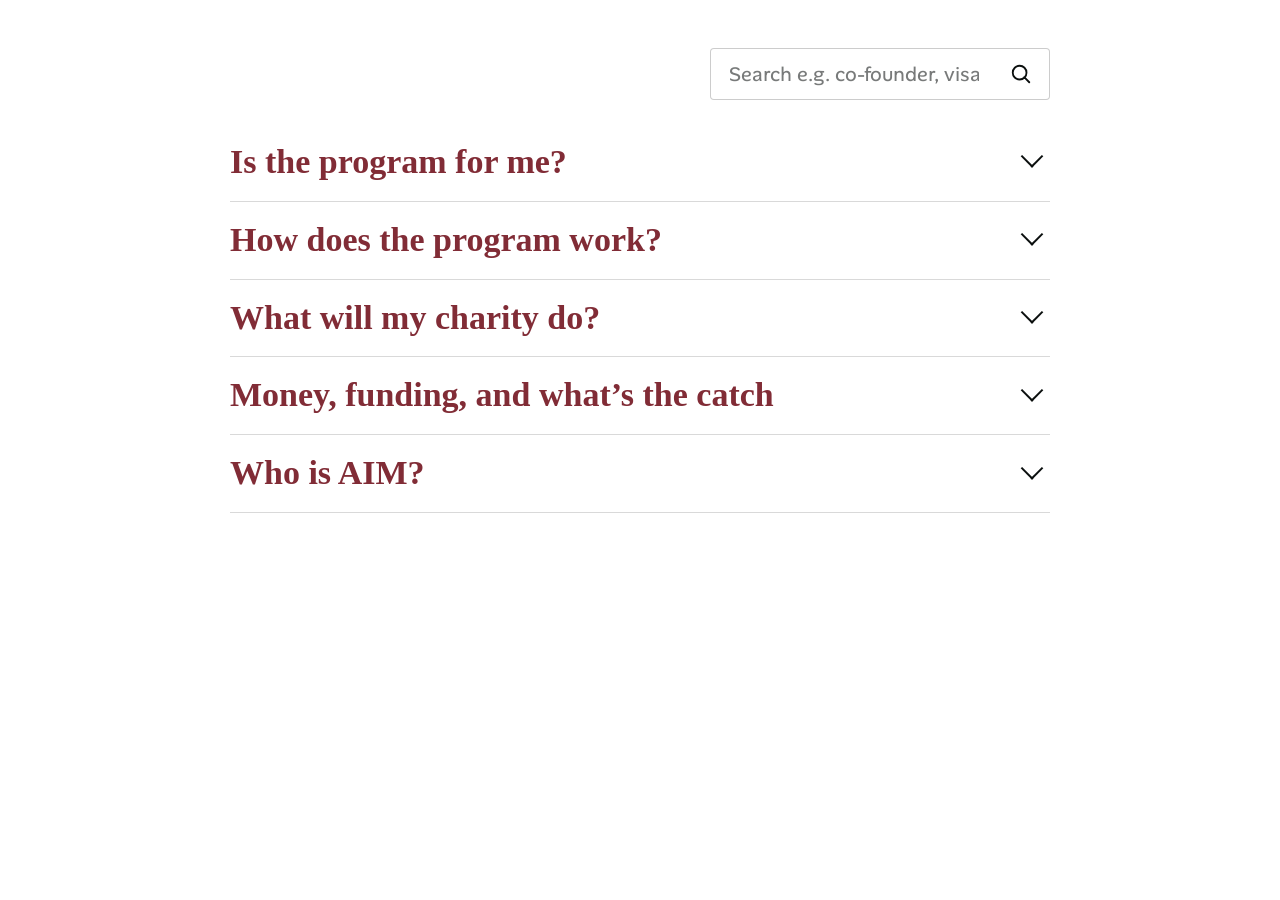
<file: preview/index.html>
<!doctype html>
<html lang="en">
<head>
<meta charset="utf-8">
<meta name="viewport" content="width=device-width, initial-scale=1">
<title>FAQ search preview</title>
<link rel="preconnect" href="https://fonts.googleapis.com">
<link href="https://fonts.googleapis.com/css2?family=Alan+Sans:wght@300..900&display=swap" rel="stylesheet">
<style>
/* MOCK ONLY: stand-ins for the site's theme + the existing FAQ rules, so the preview looks roughly like the live page.
   Sizes eyeballed from Aidan's screenshot of the real accordion. Not for Squarespace. */
body { margin: 0; background: #fff; color: #0B0F0E; font-family: 'Alan Sans', system-ui, sans-serif; }
/* the code block alone; the page heading etc. live in other Squarespace blocks */
.page { max-width: 820px; margin: 0 auto; padding: 48px 24px 96px; }
p, li { font-size: 20px; line-height: 1.6; margin: 0 0 1em; }
a { color: #8b0a2f; }
h4 { font-size: 34px; line-height: 1.2; margin: 0; font-weight: 700; }

/* the site's base dropdown styles (guessed) */
.dropdown h4 { display: flex; justify-content: space-between; align-items: center; gap: 16px; padding: 18px 0; border-bottom: 1px solid #d9d9d9; cursor: pointer; user-select: none; }
.dropdown h4::after { content: ''; flex: 0 0 auto; width: 14px; height: 14px; margin-right: 10px; border-right: 2px solid #0B0F0E; border-bottom: 2px solid #0B0F0E; transform: rotate(45deg) translate(-4px, -4px); transition: transform .3s; }
.dropdown h4.active::after { transform: rotate(-135deg) translate(-3px, -3px); }
.dropdown .answer { display: none; padding: 4px 0 8px 14px; }
.dropdown .level-2 h4 { font-size: 26px; font-weight: 400; }
.dropdown .level-2 .answer { padding: 14px 14px 10px; }

/* mock of Squarespace 7.1 button classes, so the panel's CTA renders as a site button in the preview */
.sqs-block-button-element--medium { display: inline-block; padding: 0.9em 1.6em; border-radius: 4px; text-decoration: none; font-weight: 700; }
.sqs-button-element--primary { background: #8b0a2f; color: #fff; }

/* preview stand-in for the site's brand font, which isn't installed here */
@font-face { font-family: 'Morland Bold'; src: local('Georgia Bold'), local('Georgia-Bold'), local('Georgia'); font-weight: bold; }

</style>
<style>
/* ===== squarespace/custom-css.css (native CSS nesting stands in for Squarespace's LESS) ===== */
/* FAQ block (search + nested accordion). Paste at the top level of Design > Custom CSS, replacing the old
   FAQs-page block. Everything is scoped to the block's own .faq wrapper, so it applies on every page the
   block is used on and touches nothing outside it. First four rules are the old collection rules, adjusted:
   parent headings #812c36 and bold; child headings in the paragraph font at normal weight. The rest is
   layout for the search, with no fonts, sizes or colours of its own, so the search bar, status line and
   panel follow the site's paragraph and heading styles. */

.faq h4,
.faq .faq-search-empty-title {
  font-family: 'Morland Bold' !important;
  font-weight: bold !important;
  color: #812c36 !important;
}
.faq .dropdown .level-2 h4 {
  font-family: 'Alan Sans', sans-serif !important;   /* the script then copies the page's actual paragraph font onto these */
  font-weight: normal !important;
  text-transform: none !important;
  color: #0B0F0E !important;
}
.faq li {
  font-family: 'Alan Sans' !important;
}
.faq p a {
  text-decoration: underline !important;
  font-weight: bold !important;
}

/* search bar: above the accordion, pinned to the right; the field is a p so the input inherits paragraph type */
.faq .faq-search { display: flex; flex-direction: column; align-items: flex-end; margin: 0 0 1.5em; }
.faq .faq-search-field { position: relative; width: 100%; max-width: 340px; margin: 0; }
.faq .faq-search-field input[type="search"] {
  box-sizing: border-box; width: 100%; margin: 0; padding: 0.55em 2.6em 0.55em 0.9em;
  border: 1px solid rgba(0, 0, 0, 0.2); border-radius: 4px; background: rgba(255, 255, 255, 0.6);
  font: inherit; line-height: 1.4; color: inherit;
  appearance: none; -webkit-appearance: none; box-shadow: none;
}
.faq .faq-search-field input:focus { outline: none; border-color: currentColor; }
.faq .faq-search-field input::placeholder { color: inherit; opacity: 0.55; }
.faq .faq-search-field input::-webkit-search-decoration { -webkit-appearance: none; }
.faq .faq-search-field svg {
  position: absolute; right: 0.9em; top: 50%; width: 1.1em; height: 1.1em; margin-top: -0.55em;
  pointer-events: none;
}
.faq .faq-search-status { max-width: 100%; margin: 0.6em 0 0; text-align: right; }
.faq .faq-search-status:empty { display: none; }
/* "Still have a question?" jump link, shown when there are results: quieter than the count */
.faq .faq-search-status .faq-search-more { font-style: italic; font-weight: normal !important; opacity: 0.65; }
.faq .faq-search-status .faq-search-more:hover { opacity: 1; }

/* "Still have a question?" panel: alone when nothing matches, below the results otherwise */
.faq .faq-search-empty {
  margin: 2em 0 0; padding: 1.6em 1.4em 1.8em; border: 1px dashed rgba(0, 0, 0, 0.25); border-radius: 6px;
  text-align: center; scroll-margin-top: 100px;
}
.faq .faq-search-empty:focus { outline: none; }
.faq .faq-search-empty[hidden] { display: none !important; }
.faq .faq-search-empty .faq-search-empty-title { margin: 0 0 0.4em; }   /* a <p> in the heading style via the rule above... */
.faq .faq-search-empty .faq-search-empty-title span { font-size: 1.3em; line-height: 1.2; display: inline-block; }   /* ...sized 1.3x the paragraph size */
.faq .faq-search-empty p { margin: 0 0 0.8em; }
.faq .faq-search-cta { display: inline-block; margin: 0.3em 0 1em; }
.faq .faq-search-empty .faq-search-empty-alt { margin-bottom: 0; opacity: 0.75; }

/* wide/narrow text variants: long labels on desktop, short ones on phones */
.faq .faq-narrow { display: none; }

/* search results */
.faq .faq-hidden { display: none !important; }
.faq mark.faq-hit { background: rgba(129, 44, 54, 0.12); color: inherit; padding: 0 0.1em; border-radius: 2px; box-shadow: none; }

@media (max-width: 640px) {
  .faq .faq-search { align-items: stretch; }
  .faq .faq-search-field { max-width: none; }
  .faq .faq-search-status { text-align: left; }
  .faq .faq-search-status .faq-search-more { display: block; margin-top: 0.15em; }   /* own line on phones */
  .faq .faq-wide { display: none; }
  .faq .faq-narrow, .faq .faq-narrow[hidden] { display: inline; }
}

</style>
</head>
<body>
<div class="page">
<!-- ===== squarespace/code-block.html ===== -->
<!-- FAQ code block: search bar (top right) + the nested accordion + the "still have a question?" panel + the search script.
     The accordion itself is driven by the site-wide script in the footer code injection.
     data-keywords on a question = hidden search terms (synonyms people type that the
     question/answer text doesn't contain). Edit or delete them freely; they never display. -->
<div class="faq">

  <div class="faq-search">
    <p class="faq-search-field">
      <input id="faq-search-input" type="search" placeholder="Search e.g. co-founder, visa" aria-label="Search the FAQs" autocomplete="off" spellcheck="false" aria-describedby="faq-search-status">
      <svg width="20" height="20" viewBox="0 0 24 24" fill="none" stroke="currentColor" stroke-width="2" stroke-linecap="round" stroke-linejoin="round" aria-hidden="true" focusable="false"><path d="M15.5 15.5 21 21M10.5 18a7.5 7.5 0 1 0 0-15 7.5 7.5 0 0 0 0 15Z"/></svg>
    </p>
    <p class="faq-search-status" id="faq-search-status" role="status" aria-live="polite"></p>
  </div>

<div class="dropdown">

  <h4>Is the program for me?</h4>
  <div class="answer">
    <div class="dropdown level-2">

      <h4 data-keywords="eligibility requirements qualify suitable right for me">How do I know if I’d be a good fit?</h4>
      <div class="answer">
        <p>There are a few ways to learn more about this:</p>
        <ul>
          <li><b>Apply:</b> We’ve designed our application process to help both you and us figure out if you’re a good fit, so the best way to know is to apply! The first step takes 15–30 minutes.</li>
          <li><b>Attend a webinar:</b> During the several periods each year when we’re open for applications we host Q&amp;A webinars where we share more and answer questions about the program. <a href="https://luma.com/ambitiousimpact">Follow us on Luma</a> to be notified about upcoming webinars.</li>
          <li><b>Introspect:</b> We look for ambitious, open-minded, high-agency individuals who are passionate about improving the world and are good decision-makers. Many of our best founders doubted that they had enough of these qualities. The question to ask yourself isn’t “Do I already have what it takes?” but “Am I willing to find out?”</li>
          <li><b>Take the quiz:</b> We have a short quiz to help you assess your fit for founding a charity. <a href="https://ce-quiz2023.scoreapp.com/">Try it here!</a></li>
        </ul>
      </div>

      <h4 data-keywords="country location remote international nationality Africa Asia India Latin America Europe US abroad">Can I join from anywhere in the world?</h4>
      <div class="answer">
        <p>Yes. People from any country can apply, and the program runs mostly online. We cover travel and accommodation for the in-person weeks in London, and we help successful candidates work through visa options. Being from or living in the Global South is often an advantage: many of the charities we incubate work in those regions, and knowing the context firsthand is very valuable.</p>
      </div>

      <h4 data-keywords="children child parent parents family childcare baby pregnant maternity paternity">Can I do the program with kids or other caring responsibilities?</h4>
      <div class="answer">
        <p>Yes. The program is demanding, but we’ve had participants who were new parents or had significant family commitments, and they made it work. (We’ve even had several mid-program weddings!). Once you’re deep into the application process, we can connect you with alumni who participated with kids so you can hear directly what it was like. Where caring responsibilities mean higher financial needs, we can adjust stipends accordingly.</p>
      </div>

      <h4 data-keywords="degree qualifications CV resume background skills university college PhD masters MBA student">What education and experience do I need?</h4>
      <div class="answer">
        <p>There’s no required degree or work experience. Credentials matter less in entrepreneurship than demonstrated skill and initiative, so a self-directed project you actually finished tells us more than a qualification. You don’t need non-profit experience, and you don’t need to have founded anything before; that’s what the program is for, and many of the field’s leading charities were started by people with little prior experience in their area. Our founders have ranged from seasoned entrepreneurs to 19-year-old college dropouts. <a href="/incubation-program#who-its-for">Learn more about the backgrounds that have turned out to be superpowers here</a>.</p>
      </div>

      <h4 data-keywords="part-time part time full-time hours work commitment employer sabbatical leave">Do I have to quit my job to participate in the program?</h4>
      <div class="answer">
        <p>The program is full time and needs your full attention: five days a week, eight hours a day. As a result, past participants have quit their jobs or taken a leave of absence. We pay a stipend that covers your living costs so this is financially possible (<a href="/faqs#how-will-i-meet-my-financial-needs-during-the-program">learn more</a>).</p>
        <p>That’s a big step, but the career risk is lower than it sounds. The two typical paths: (1) Most participants launch a charity, with ~95% of proposals submitted to our seed network getting funded. (2) Those participants who decide entrepreneurship isn’t for them or aren’t paired with a co-founder and charity idea get a further three months of stipends and career mentorship while they find their next role. Our alumni are in high demand and we have a near-100% track record of connecting them with impactful opportunities.</p>
      </div>

      <h4 data-keywords="age ages student retired career change older younger">Am I too old / too young?</h4>
      <div class="answer">
        <p>We’ve had charity founders from 19 to their 50s, and we don’t think that’s the limit of who could be a good fit.</p>
      </div>

      <h4 data-keywords="language non-native speaker IELTS TOEFL">Do I need to be fluent in English?</h4>
      <div class="answer">
        <p>The program runs in English, so you’ll need to work at a professional level by the time it starts. You don’t need to be there yet to apply: we’ve admitted people with conversational English who upskilled to the required level in the months before the program began.</p>
      </div>

      <h4 data-keywords="how long years leave exit step down handover">Is founding a long-term commitment?</h4>
      <div class="answer">
        <p>It doesn’t have to be. Taking an organisation from zero to one takes a different kind of leader than growing it from one to a hundred, and it’s not uncommon for a founder to hand over after a couple of years to start something new or move into a more predictable role.</p>
      </div>

      <h4 data-keywords="EA values philosophy">Do I need to be part of the effective altruism community?</h4>
      <div class="answer">
        <p>No. AIM grew out of the effective altruism community and we share its focus on evidence and cost-effectiveness, but you don’t need any connection to it and you’re welcome to have differences of opinion (we certainly do!). Many of our strongest founders had never engaged with effective altruism before they applied.</p>
      </div>

      <h4 data-keywords="acceptance rate competitive selective odds likelihood accepted">What are my chances of getting in?</h4>
      <div class="answer">
        <p>It’s true that we get a high volume of applications, so the headline acceptance rate looks low. But that rate averages across everyone, including many people who apply without much background on what we do. If you’re applying intentionally, after reading about the program and thinking about your fit, your real odds are considerably better than the headline number suggests.</p>
        <p>And you’re probably a worse judge of your own fit than you think: half of our strongest founders initially believed they weren’t good candidates. The first application step takes 15–30 minutes and each later stage is designed to be worth your time in itself, so the cost of finding out is low.</p>
      </div>

      <h4 data-keywords="rejected rejection again apply twice second time previously applied">Can I reapply to the program?</h4>
      <div class="answer">
        <p>Yes. A number of founders were only accepted on their 2nd or 3rd attempt. We ask you to wait a full year (skipping one round) and use the time to improve your fit: taking on leadership, building skills through impact-driven work, gaining relevant professional experience, or further education.</p>
      </div>

      <h4 data-keywords="experienced serial entrepreneur nonprofit non-profit previous startup">I have run or founded an NGO before. Is this still for me?</h4>
      <div class="answer">
        <p>Yes, and we’re especially excited to hear from you. Experienced founders still get a lot from the program: a matched co-founder, the support of our research team, a seed grant, hiring support, expert mentors, and a community of founder peers who are here to support you on your journey. If we genuinely think we have nothing to offer you, we’ll tell you. Don’t rule yourself out before we’ve had that conversation: get in touch first.</p>
      </div>

      <h4 data-keywords="existing organisation organization already running my own charity">I have already launched my charity. Is this still for me?</h4>
      <div class="answer">
        <p>We’re not currently accepting applications from people who already run a charity. Our program is designed to help you launch one of our recommended charity ideas.</p>
        <p>We believe existing organizations need tailor-made support we’re not currently positioned to give at scale.</p>
        <p>That said, we think there are unique cases where we’d make an exception, for example if your organization has a high expected impact and you need a co-founder or specific strategic support. If that sounds like you, email us at <a href="mailto:candidates@ambitiousimpact.com">candidates@ambitiousimpact.com</a> with:</p>
        <ul>
          <li>A one-sentence description of your organization and what it does.</li>
          <li>A brief estimate of its impact (scale and cost-effectiveness, substantiated).</li>
          <li>A short explanation of why you’re interested in the program for your organization at this stage.</li>
        </ul>
        <p>We’ll review these on a case-by-case basis.</p>
      </div>

    </div>
  </div>

  <h4>How does the program work?</h4>
  <div class="answer">
    <div class="dropdown level-2">

      <h4 data-keywords="dates deadline deadlines timeline cohort schedule calendar apply">When do the next programs start?</h4>
      <div class="answer">
        <p>You can see the info about our upcoming programs <a href="/start-a-charity">here</a>.</p>
      </div>

      <h4 data-keywords="stages steps interview test task timeline deadline how to apply">What does the application process look like?</h4>
      <div class="answer">
        <p>It starts with a short form that takes 15–30 minutes. Later stages go deeper and are designed to be useful in themselves: applicants often tell us the process sharpened their thinking about how to have impact in their careers, whether or not they got in. More information <a href="/start-a-charity">here</a>.</p>
      </div>

      <h4 data-keywords="location London UK online remote in-person travel accommodation">Where does the program take place?</h4>
      <div class="answer">
        <p>Mostly online, with two weeks in person at our London office, where you’ll work alongside your cohort and meet our community of founders. We cover your travel costs, and you’re welcome to stay longer and keep working from the office. Some rounds include additional optional in-person time; see the details for upcoming programs <a href="/start-a-charity">here</a>.</p>
      </div>

      <h4 data-keywords="immigration passport travel UK entry">Will I need a visa?</h4>
      <div class="answer">
        <p>People from most countries can come to the UK for the in-person weeks on a short-stay visitor visa. If this doesn’t apply to you or you’re not sure, there’s no need to worry: if you’re accepted, we’ll help you think through your options and support you with the process.</p>
      </div>

      <h4 data-keywords="hours part-time part time commitment workload">Is the program full-time?</h4>
      <div class="answer">
        <p>Yes: for the two months of the program, you’ll be working on it full-time. If you’re wondering how that fits with an existing job, see “Do I have to quit my job to participate in the program?” in the “Is the program for me?” section above.</p>
      </div>

      <h4 data-keywords="cofounder partner team matching matchmaking solo alone friend">Will you match me with a co-founder?</h4>
      <div class="answer">
        <p>Yes, and it’s one of the most valuable things we do. The first half of the program is partly about testing your fit with your cohort, a group already selected for talent and commitment. We guide the matchmaking process closely and it has a strong success rate.</p>
        <p>Choosing who you co-found with is a big decision. We facilitate the matchmaking process, but in the end, the decision is always yours to make. Two co-founders is the standard, but founding teams of one or three happen too. If you’re applying with a co-founder already in mind, that’s fine: disclose it up front, and know that you’ll each need to get in on your own merits.</p>
      </div>

      <h4 data-keywords="fee fees free price tuition pay money">Does the program cost anything?</h4>
      <div class="answer">
        <p>No. There are no fees, we cover travel for the in-person weeks, and we pay you a stipend to cover your living costs during the program. If that sounds too good to be true, see “Is this a scam?” in the “Money, funding, and what’s the catch” section below for how it’s possible.</p>
      </div>

    </div>
  </div>

  <h4>What will my charity do?</h4>
  <div class="answer">
    <div class="dropdown level-2">

      <h4 data-keywords="ideas intervention cause area research recommendations">Do I need my own charity idea to apply?</h4>
      <div class="answer">
        <p>No. Our research team does the work of identifying and recommending a set of charity ideas backed by strong evidence (sometimes it’s a fully-scoped solution, other times it’s a promising problem area to mine for new solutions). During the program, you explore which of our recommendations you’re best placed to found.</p>
      </div>

      <h4 data-keywords="pitch proposal my own idea">I have my own idea for a charity, can I get into the program?</h4>
      <div class="answer">
        <p>Yes, though it’s rare. We assess your idea on the strength of its reasoning and evidence, the same bar our own recommendations have to clear. If it doesn’t meet that bar, we may still offer you a place working on one of our recommended ideas. Whatever happens, disclose your idea up front: hiding that you intend to found your own idea will count against you.</p>
      </div>

      <h4 data-keywords="pick select decide which idea">Do I need to choose one of your recommended ideas before the program?</h4>
      <div class="answer">
        <p>No. You choose during the program, once you understand the ideas properly and have a clearer view of your own comparative advantage. Your co-founder match often shapes the final choice too.</p>
      </div>

      <h4 data-keywords="for-profit business social enterprise company startup nonprofit">Does it have to be a non-profit?</h4>
      <div class="answer">
        <p>No. What matters is impact, not legal structure. We’ll gladly help launch a for-profit so long as having a massive positive impact is its primary function, and the best for-profits can be competitive with the best non-profits on that measure.</p>
      </div>

    </div>
  </div>

  <h4>Money, funding, and what’s the catch</h4>
  <div class="answer">
    <div class="dropdown level-2">

      <h4 data-keywords="legit legitimate real too good to be true catch">Is this a scam? Why do you run this program for free?</h4>
      <div class="answer">
        <p>We get this question a lot. It does sound too good to be true: a free program that pays you to attend and then helps fund the charity you start. <a href="https://lnkd.in/p/ebXgmK_D">It was our now-CEO’s first reaction too</a>. Here’s the situation: We believe starting new, evidence-based charities is one of the most powerful ways to improve the world. Our funders agree. We exist to remove blockers to founders getting these charities started, which is why we (with the help of our funders) provide the training free of charge, provide participants with stipends to cover their living costs, and coordinate a network of independent seed funders to provide your charity with its first year’s operating budget.</p>
      </div>

      <h4 data-keywords="stipend money living costs salary pay paid income accommodation rent expenses">How will I meet my financial needs during the program?</h4>
      <div class="answer">
        <p>Firstly, the program is entirely free. All necessary materials are provided. We cover your transport and accommodation costs for in-person components.</p>
        <p>Meanwhile, we cover your living expenses with stipends so you can focus fully on the program. Historically most candidates have taken $2000-5000/month, based on their individual needs and cost of living. If your financial needs are higher, for example because you have dependents or live in an expensive city, we encourage you to request more, and we’re committed to accommodating reasonable requests: money shouldn’t be the reason great talent doesn’t found a charity. If concern that you might not be able to cover your costs during the program is making you hesitant to apply, <a href="mailto:emma@ambitiousimpact.com?subject=Stipend%20question%20(from%20FAQ)">get in touch with Emma</a>. We feel strongly that finances shouldn’t stop top founders from starting a charity.</p>
        <p>It’s equally important to us that we use funding responsibly to help beneficiaries as much as possible. To this end, we encourage those with lower financial needs (e.g. no dependents, low cost-of-living location) to request lower stipends so that the leftover money can go towards helping beneficiaries.</p>
        <p>Note that this is separate from your salary once you found: you set that yourself, paid from your organization’s budget. And if you don’t end up starting a charity, we provide a further three months of stipend plus career support as a safety net.</p>
      </div>

      <h4 data-keywords="seed funding grant grants donors fundraising money budget">Who funds the incubated charities?</h4>
      <div class="answer">
        <p>At the end of the program, you submit a funding proposal to our seed network: more than 50 independent donors who back the new projects they’re most excited by. Seed funding typically covers your first year of operations or more. After that, your charity fundraises for itself, usually from grantmaking foundations and individual donors. We train you in fundraising during the program and provide ongoing advice afterwards. The good news is that charities who demonstrate cost-effective impact generally have an easy time raising money.</p>
      </div>

      <h4 data-keywords="rejected fail failure safety net risk what happens if">What if my funding proposal doesn’t get accepted?</h4>
      <div class="answer">
        <p>It’s unlikely: around 95% of the proposals we recommend for submission to our seed network get funded. If yours isn’t among them, you can seek funding from donors outside the network. And if you decide not to pursue the charity, we provide a three-month transitional stipend and career guidance while you find your next role. Our alumni are in high demand (after all, they’re selected for being very talented and have been given world-class training) and so many go on to senior roles in our ecosystem of charities or at AIM itself. We have a near-100% track record of connecting participants with impactful opportunities.</p>
      </div>

      <h4 data-keywords="salary pay income compensation wage money">How much will I earn as a founder?</h4>
      <div class="answer">
        <p>You set your own salary, paid from your organization’s budget. We encourage founders to base it on their individual needs and circumstances, balancing the responsibility to use philanthropic funding well against paying yourself enough to thrive in a demanding job. In practice this means salaries vary widely: some founders are young with no dependents and cheap housing, others support families, live in expensive cities and need to save for retirement. Both are fine.</p>
      </div>

      <h4 data-keywords="donors funders Open Philanthropy money">Who funds AIM?</h4>
      <div class="answer">
        <p>Philanthropic foundations and individual donors who want more field-leading charities to exist. Our funders have included Founders Pledge, Coefficient Giving, and GiveWell.</p>
      </div>

      <h4 data-keywords="catch motive business model why free">What’s in it for AIM?</h4>
      <div class="answer">
        <p>Impact. We believe starting new, evidence-based charities is one of the most powerful ways to improve the world. Helping founders do it is how we have an impact.</p>
        <p>There are no strings attached, and we take nothing from your organization (see the next question).</p>
      </div>

      <h4 data-keywords="ownership strings attached independence board seats IP">Does AIM take equity or control of my charity?</h4>
      <div class="answer">
        <p>No. We take no equity, board seats, or IP. Your charity is an independent organization.</p>
      </div>

    </div>
  </div>

  <h4>Who is AIM?</h4>
  <div class="answer">
    <div class="dropdown level-2">

      <h4 data-keywords="registered legal status charity number legitimate accounts">Are you a charity or for-profit?</h4>
      <div class="answer">
        <p>A non-profit. We’ve been a registered charity in England and Wales since 2021 under our legal name, Charity Entrepreneurship (charity number 1195850). You can find our legal registration details, annual reports and audited accounts <a href="https://register-of-charities.charitycommission.gov.uk/charity-search/-/charity-details/5173268/charity-overview">here</a>.</p>
        <p>Before that we operated as a project of Charity Science Foundation of Canada, a Canadian registered charity; you can review its annual information returns, including detailed financials, <a href="https://apps.cra-arc.gc.ca/ebci/hacc/srch/pub/dsplyRprtngPrd/809636236RR0001">here</a>.</p>
      </div>

      <h4 data-keywords="results impact success outcomes evidence charities launched">What’s AIM’s track record?</h4>
      <div class="answer">
        <p>Since 2019, we’ve launched 70+ charities which have reached over 53 million people and 10 billion animals. They have raised &gt;$100 million and deployed it efficiently, with our strongest performers having been independently assessed as <a href="https://www.givewell.org/research/grants/suvita-sms-reminders-ambassadors-immunization-april-2023">20-30x more cost-effective than direct cash transfers</a> (the gold-standard in global aid). Learn more about our track record <a href="/our-charities">here</a>.</p>
      </div>

      <h4 data-keywords="incubated incubation endorsed endorsement designation definition label existing organisation organization">What does it mean for an organization to be “AIM incubated”?</h4>
      <div class="answer">
        <p>Two things: we provided formal support to launch it* (through our incubation program or otherwise) and at the end of that process we endorsed the organization.</p>
        <p>The endorsement is about whether the founders are pursuing a charity idea, strategy or plan that meets our high standards for expected impact. The vast majority of organizations we support end up getting endorsed, because they’re typically built by founders we’ve hand-picked, based on charity ideas our research team has pre-vetted, and pursuing plans made with the mentorship of our program managers. If we don’t endorse an organization, they’re welcome to continue with their plan, but without access to our seed network and “AIM incubated” designation.</p>
        <p>We’re strict about this because our endorsement carries weight with many funders and partners. It works a bit like a trademark: people know AIM’s values and way of thinking about impact, and “AIM incubated” needs to mean an organization strongly shares them.</p>
        <p>Note that while our process for giving organizations the “AIM incubated” designation has always looked roughly like this, it wasn’t formalized until 2026.</p>
        <p><i>*Sometimes we “incubate” existing early stage organizations who are seeking mentorship and support to take their impact to the next level. This policy applies to them as well.</i></p>
      </div>

      <h4 data-keywords="research fellowship grantmaking founding to give for-profit foundation">What happened to the other programs you used to run?</h4>
      <div class="answer">
        <p>We’ve piloted several programs over the years: training charity researchers, training grantmakers and philanthropic foundations (our “Impactful Grantmaking” program), and incubating for-profit startups (our “Founding to Give” program). We’re now focused entirely on our flagship Charity Entrepreneurship Incubation Program, which, despite the name, will gladly help launch for-profits whose operations have a large, direct positive impact.</p>
        <p>If you’re interested in gaining charity research experience, you can express interest in a research fellowship at AIM <a href="/careers#eoi">here</a>.</p>
        <p>If you want to start a foundation or increase its impact, <a href="https://elevatephilanthropy.com/">Elevate Philanthropy</a> runs an improved version of our old Impactful Grantmaking program.</p>
      </div>

    </div>
  </div>

</div>

  <!-- shown whenever a search is active: on its own when nothing matches, below the results otherwise -->
  <div class="faq-search-empty" id="faq-search-empty" tabindex="-1" hidden>
    <p class="faq-search-empty-title"><span>Still have a question?</span></p>
    <p>We answer questions live at our Q&amp;A webinars, which we run whenever applications are open. Follow us on Luma to be notified about the next one.</p>
    <!-- .faq-wide shows on desktop, .faq-narrow on phones (under 640px), so the button and link stay on one line.
         The narrow spans carry the hidden attribute, so without the CSS only the long versions show. -->
    <a class="faq-search-cta sqs-block-button-element--medium sqs-button-element--primary" href="https://luma.com/ambitiousimpact" target="_blank" rel="noopener"><span class="faq-wide">Get notified about the next webinar</span><span class="faq-narrow" hidden>Get webinar updates</span></a>
    <p class="faq-search-empty-alt">Or <span class="faq-wide">email </span><a href="mailto:candidates@ambitiousimpact.com"><span class="faq-wide">candidates@ambitiousimpact.com</span><span class="faq-narrow" hidden>email us</span></a>.</p>
  </div>

</div>

<!-- FAQ search: scoped to the .faq container above -->
<script>
(function () {
  // FAQ search. The accordion itself is driven by the site-wide script in the footer code injection;
  // this only toggles .active, the panels' inline display, clears its _slideTimer and sets .dropdown-multi while searching.
  var MIN_QUERY = 2;         // characters typed before the search kicks in
  var AUTO_EXPAND_MAX = 4;   // this many matches or fewer: open the answers; more: list the questions closed

  function panelsAfter(heading) {
    var out = [], n = heading.nextElementSibling;
    while (n && n.tagName !== 'H4') { out.push(n); n = n.nextElementSibling; }
    return out;
  }

  /* ---------- search ---------- */
  // Words ignored when someone types a whole question ("can i bring my kids" searches for "bring kids").
  var STOP = ' a an the i im ive my me we you your it its is are am be do does did can could will would should to of in on for with and or what how when where who why which if that this there have has had get need about from at as by any much many so not no ';
  function isStop(t) { return STOP.indexOf(' ' + t + ' ') !== -1; }

  // Lower-case, accent-free; apostrophes vanish, every other non-letter becomes a space.
  function fold(s) {
    return String(s == null ? '' : s).normalize('NFKD').replace(/[̀-ͯ]/g, '')
      .replace(/[‘’‚‛′`´]/g, "'").toLowerCase()
      .replace(/'/g, '').replace(/[^a-z0-9]+/g, ' ');
  }
  // Text to search in: hyphenated words are indexed both split and joined ("co-founder" matches "founder" and "cofounder").
  var HYPHENATED = /([A-Za-z0-9]+)[-\u2010\u2011]([A-Za-z0-9]+)/g;
  function hayText(s) { return fold(String(s).replace(HYPHENATED, '$1 $2 $1$2')); }

  function terms(query) {
    // A hyphenated word is searched as one word ("co-founder" -> "cofounder"), which hayText also indexes,
    // rather than as "co" + "founder", where "co" would match community, cost, cover...
    var joined = String(query == null ? '' : query).replace(HYPHENATED, '$1$2');
    var all = fold(joined).trim().split(/\s+/).filter(Boolean);
    var kept = all.filter(function (t) { return !isStop(t); });
    return kept.length ? kept : all;
  }

  // A term counts when it starts a word: "fund" finds "funding", not "refund".
  function hasTerm(hay, t) {
    var i = hay.indexOf(t);
    while (i !== -1) {
      if (i === 0 || hay.charAt(i - 1) === ' ') return true;
      i = hay.indexOf(t, i + 1);
    }
    return false;
  }

  /* highlighting: fold each text node while remembering where every folded character came from */
  // joinHyphens: drop hyphens instead of spacing them, so "cofounder" can be found in "co-founder".
  function foldMap(str, joinHyphens) {
    var out = '', map = [];
    for (var j = 0; j < str.length; j++) {
      var ch = str.charAt(j);
      if (joinHyphens && (ch === '-' || ch === '\u2011' || ch === '\u2010')) continue;
      var f = fold(ch);
      for (var k = 0; k < f.length; k++) { out += f.charAt(k); map.push(j); }
    }
    map.push(str.length);
    return { text: out, map: map };
  }

  function findIn(fm, ts, found) {
    ts.forEach(function (t) {
      var i = fm.text.indexOf(t);
      while (i !== -1) {
        if (i === 0 || fm.text.charAt(i - 1) === ' ') {
          var end = i + t.length;
          while (end < fm.text.length && fm.text.charAt(end) !== ' ') end++;   // mark the whole word
          found.push([fm.map[i], fm.map[end]]);
        }
        i = fm.text.indexOf(t, i + 1);
      }
    });
  }

  function ranges(str, ts) {
    var found = [];
    findIn(foldMap(str, false), ts, found);
    if (str.indexOf('-') !== -1) findIn(foldMap(str, true), ts, found);
    found.sort(function (a, b) { return a[0] - b[0]; });
    var merged = [];
    found.forEach(function (r) {
      var last = merged[merged.length - 1];
      if (last && r[0] <= last[1]) last[1] = Math.max(last[1], r[1]); else merged.push(r.slice());
    });
    return merged;
  }

  function markNode(node, ts) {
    var s = node.nodeValue, rs = ranges(s, ts);
    if (!rs.length) return;
    var frag = document.createDocumentFragment(), pos = 0;
    rs.forEach(function (r) {
      if (r[0] > pos) frag.appendChild(document.createTextNode(s.slice(pos, r[0])));
      var m = document.createElement('mark');
      m.className = 'faq-hit';
      m.textContent = s.slice(r[0], r[1]);
      frag.appendChild(m);
      pos = r[1];
    });
    if (pos < s.length) frag.appendChild(document.createTextNode(s.slice(pos)));
    node.parentNode.replaceChild(frag, node);
  }

  function highlight(root, ts) {
    var walker = document.createTreeWalker(root, NodeFilter.SHOW_TEXT, null, false), nodes = [], n;
    while ((n = walker.nextNode())) {
      if (n.nodeValue.trim() && !n.parentNode.closest('script, style, mark')) nodes.push(n);
    }
    nodes.forEach(function (node) { markNode(node, ts); });
  }

  function unhighlight(root) {
    var marks = root.querySelectorAll('mark.faq-hit');
    if (!marks.length) return;
    marks.forEach(function (m) { m.parentNode.replaceChild(document.createTextNode(m.textContent), m); });
    root.normalize();
  }

  /* open/close instantly (no slide) and show/hide without touching the accordion's inline styles */
  function setOpen(heading, panels, open) {
    heading.classList.toggle('active', open);
    panels.forEach(function (p) {
      clearTimeout(p._slideTimer);
      if (p.getAnimations) p.getAnimations().forEach(function (a) { a.cancel(); });
      p.style.overflow = '';
      if (open) { p.style.display = 'block'; p.style.display = 'flow-root'; }   // same as the footer script's open state
      else p.style.display = 'none';
    });
  }
  function setHidden(els, hidden) { els.forEach(function (el) { el.classList.toggle('faq-hidden', hidden); }); }

  // Put a heading's text inside one span, so a highlight can't split it into several flex items (the chevron layout).
  function wrapText(h) {
    if (h.querySelector(':scope > .faq-hl')) return;
    var span = document.createElement('span');
    span.className = 'faq-hl';
    while (h.firstChild) span.appendChild(h.firstChild);
    h.appendChild(span);
  }

  function headingBefore(el) {
    var n = el.previousElementSibling;
    while (n && n.tagName !== 'H4') n = n.previousElementSibling;
    return n;
  }

  // Sections = headings whose panel holds a nested dropdown; items = every other heading (the actual Q&As).
  function buildIndex(faq) {
    var sections = [], items = [];
    faq.querySelectorAll('.dropdown h4').forEach(function (h) {
      wrapText(h);
      var panels = panelsAfter(h);
      var entry = { heading: h, panels: panels, keywords: h.getAttribute('data-keywords') || '' };
      if (panels.some(function (p) { return !!p.querySelector('.dropdown'); })) {
        entry.items = []; sections.push(entry); h._faqEntry = entry;
      } else {
        items.push(entry);
      }
    });
    items.forEach(function (it) {
      var panel = it.heading.parentElement.closest('.answer');
      var sh = panel ? headingBefore(panel) : null;
      it.section = sh && sh._faqEntry ? sh._faqEntry : null;
      if (it.section) it.section.items.push(it);
      it.hay = hayText([
        it.heading.textContent, it.keywords,
        it.panels.map(function (p) { return p.textContent; }).join(' '),
        it.section ? it.section.heading.textContent + ' ' + it.section.keywords : ''
      ].join(' '));
    });
    return { sections: sections, items: items };
  }

  function createSearch(faq) {
    var input = faq.querySelector('.faq-search input');
    if (!input) return null;
    var status = faq.querySelector('.faq-search-status');
    var empty = faq.querySelector('.faq-search-empty');  // "didn't find it" panel: alone when nothing matches, below the results otherwise
    var index = null, searching = false, snapshot = [];

    function entries() { return index.sections.concat(index.items); }
    function clearMarks() {
      entries().forEach(function (e) { unhighlight(e.heading); });
      index.items.forEach(function (it) { it.panels.forEach(unhighlight); });
    }

    // Remember what was open when the search started, so clearing it puts things back.
    function begin() {
      if (searching) return;
      searching = true;
      snapshot = entries().filter(function (e) { return e.heading.classList.contains('active'); })
                          .map(function (e) { return e.heading; });
      faq.classList.add('is-searching');
      // A search opens every matching section, so lift the footer script's one-section-at-a-time rule meanwhile.
      faq.querySelectorAll('.dropdown').forEach(function (d) { d.classList.add('dropdown-multi'); });
    }

    function reset() {
      if (!searching) return;
      searching = false;
      faq.classList.remove('is-searching');
      faq.querySelectorAll('.dropdown').forEach(function (d) { d.classList.remove('dropdown-multi'); });
      clearMarks();
      entries().forEach(function (e) {
        setHidden([e.heading].concat(e.panels), false);
        setOpen(e.heading, e.panels, snapshot.indexOf(e.heading) !== -1);
      });
      if (status) status.textContent = '';
      if (empty) empty.hidden = true;
    }

    function run() {
      var q = input.value.trim();
      if (q.length < MIN_QUERY) { reset(); return; }
      if (!index) index = buildIndex(faq);
      var ts = terms(q);
      if (!ts.length) { reset(); return; }
      begin();

      var scored = index.items.map(function (it) {
        return { it: it, score: ts.filter(function (t) { return hasTerm(it.hay, t); }).length };
      });
      var exact = scored.filter(function (s) { return s.score === ts.length; }).map(function (s) { return s.it; });
      var best = Math.max.apply(null, scored.map(function (s) { return s.score; }).concat(0));
      // Every word found: show those. Otherwise fall back to the answers that match the most words.
      var matched = exact.length ? exact
                  : best > 0 ? scored.filter(function (s) { return s.score === best; }).map(function (s) { return s.it; })
                  : [];
      var expand = matched.length <= AUTO_EXPAND_MAX;

      clearMarks();
      index.sections.forEach(function (sec) {
        var any = sec.items.some(function (it) { return matched.indexOf(it) !== -1; });
        setHidden([sec.heading].concat(sec.panels), !any);
        if (any) { setOpen(sec.heading, sec.panels, true); highlight(sec.heading, ts); }
      });
      index.items.forEach(function (it) {
        var hit = matched.indexOf(it) !== -1;
        setHidden([it.heading].concat(it.panels), !hit);
        if (hit) {
          setOpen(it.heading, it.panels, expand);
          highlight(it.heading, ts);
          it.panels.forEach(function (p) { highlight(p, ts); });
        }
      });

      var n = matched.length, quoted = '“' + q + '”', text;
      if (!n) text = 'No answers match ' + quoted + '.';
      else if (exact.length) text = (n === 1 ? '1 answer matches ' : n + ' answers match ') + quoted + '.';
      else text = 'No exact match for ' + quoted + '. Showing the closest ' + (n === 1 ? 'answer.' : n + ' answers.');
      if (status) {
        status.textContent = text + ' ';
        if (n && empty) {
          // With results on screen the panel sits below them, so offer a jump to it.
          var more = document.createElement('a');
          more.className = 'faq-search-more';
          more.href = '#' + (empty.id || 'faq-search-empty');
          more.textContent = 'Still have a question?';
          status.appendChild(more);
        }
      }
      if (empty) empty.hidden = false;
    }

    var timer;
    input.addEventListener('input', function () { clearTimeout(timer); timer = setTimeout(run, 120); });
    input.addEventListener('search', run);   // the field's own clear (x) button
    input.addEventListener('keydown', function (e) { if (e.key === 'Escape') { input.value = ''; run(); } });
    faq.addEventListener('click', function (e) {
      if (!(e.target instanceof Element)) return;
      var more = e.target.closest('.faq-search-more');
      if (more && empty) {
        e.preventDefault();
        empty.scrollIntoView({ behavior: 'smooth', block: 'start' });
        empty.focus({ preventScroll: true });
      }
    });
    return { run: run };
  }

  /* ---------- links to a question: /faqs#<question>, and /faqs?q=<words> to run a search ---------- */
  // A heading's link name is its text in lower case, with spaces and punctuation as hyphens:
  // "How will I meet my financial needs during the program?" -> /faqs#how-will-i-meet-my-financial-needs-during-the-program
  function slug(text) { return fold(text).trim().replace(/\s+/g, '-'); }

  // The section heading a question sits under, then the question itself.
  function headingPath(h) {
    var path = [h], cur = h;
    while (cur) {
      var panel = cur.parentElement && cur.parentElement.closest('.answer');
      var sh = panel ? headingBefore(panel) : null;
      if (!sh) break;
      path.unshift(sh);
      cur = sh;
    }
    return path;
  }

  // Scroll so the element sits just below the site header (when the header stays on screen).
  function scrollToEl(el) {
    var header = document.getElementById('header');
    var pos = header && window.getComputedStyle ? getComputedStyle(header).position : '';
    var offset = (pos === 'fixed' || pos === 'sticky' ? header.getBoundingClientRect().height : 0) + 24;
    window.scrollTo(0, el.getBoundingClientRect().top + window.pageYOffset - offset);
  }

  function openFromHash(faq) {
    var id;
    try { id = decodeURIComponent(location.hash.slice(1)); } catch (e) { return false; }
    var h = id ? document.getElementById(id) : null;
    if (!h || h.tagName !== 'H4' || !faq.contains(h)) return false;
    var path = headingPath(h);
    // One section open at a time, as when clicking: close the other open sections first.
    var top = path[0];
    Array.prototype.forEach.call(top.parentElement.children, function (sib) {
      if (sib !== top && sib.tagName === 'H4' && sib.classList.contains('active')) setOpen(sib, panelsAfter(sib), false);
    });
    path.forEach(function (x) { setOpen(x, panelsAfter(x), true); });
    scrollToEl(h);
    return true;
  }

  function setupLinks(faq, search) {
    var used = {};
    faq.querySelectorAll('.dropdown h4').forEach(function (h) {
      var s = slug(h.textContent);
      if (s && !h.id && !used[s] && !document.getElementById(s)) { h.id = s; used[s] = true; }
    });
    var q = window.URLSearchParams ? new URLSearchParams(location.search).get('q') : null;
    var input = faq.querySelector('.faq-search input');
    if (!openFromHash(faq) && q && input && search && search.run) {
      input.value = q;
      search.run();
      scrollToEl(input);
    }
    window.addEventListener('hashchange', function () { openFromHash(faq); });
    // Images above the FAQ can push it down as they load, so place the linked question again once they're in.
    window.addEventListener('load', function () { if (location.hash) openFromHash(faq); });
  }

  // Squarespace puts the paragraph font on <p> only, so a nested heading can't inherit it. Read it off a
  // paragraph in the block and apply it to the question headings (the same trick the charity directory uses).
  function adoptParagraphFont(faq) {
    var para = faq.querySelector('.dropdown p');
    if (!para || !window.getComputedStyle) return;
    var font = getComputedStyle(para).fontFamily;
    if (!font) return;
    faq.querySelectorAll('.dropdown .dropdown h4').forEach(function (h) { h.style.setProperty('font-family', font, 'important'); });
  }

  function init(el) {
    if (!el || el._faqSearch) return;
    adoptParagraphFont(el);
    el._faqSearch = createSearch(el) || true;
    setupLinks(el, el._faqSearch);
  }
  function initAll() { document.querySelectorAll('.faq').forEach(init); }
  if (document.readyState === 'loading') document.addEventListener('DOMContentLoaded', initAll); else initAll();
  window.addEventListener('load', initAll);
  document.addEventListener('focusin', function (e) { if (e.target instanceof Element) init(e.target.closest('.faq')); });
})();
</script>

</div>
<!-- ===== squarespace/footer-injection.html ===== -->
<!-- Nested accordion (site-wide)-->
<script>
(function () {
  var DURATION = 400; // ms


  function panelsAfter(heading) {
    var out = [], n = heading.nextElementSibling;
    while (n && n.tagName !== 'H4') { out.push(n); n = n.nextElementSibling; }
    return out;
  }

  // Open as flow-root (falls back to block): the panel then contains its children's margins both during the
  // slide and after it, so nothing shifts when the animation ends.
  function show(el) {
    el.style.display = 'block';
    el.style.display = 'flow-root';
  }

  function slide(el, open) {
    clearTimeout(el._slideTimer);
    if (el._slideAnim) { el._slideAnim.cancel(); el._slideAnim = null; }
    var animated = typeof el.animate === 'function';

    if (open) {
      show(el);
      if (!animated) return;
      el.style.overflow = 'hidden';
      el._slideAnim = el.animate([{ height: '0px' }, { height: el.scrollHeight + 'px' }],
                                 { duration: DURATION, easing: 'ease-in-out' });
      el._slideAnim.onfinish = function () { el.style.overflow = ''; el._slideAnim = null; };
    } else {
      if (!animated) { el.style.display = 'none'; return; }
      el.style.overflow = 'hidden';
      // fill: forwards keeps the panel at 0px until display:none lands, so the content can't flash back at full height
      el._slideAnim = el.animate([{ height: el.scrollHeight + 'px' }, { height: '0px' }],
                                 { duration: DURATION, easing: 'ease-in-out', fill: 'forwards' });
      el._slideAnim.onfinish = function () {
        el.style.display = 'none';
        el.style.overflow = '';
        var a = el._slideAnim; el._slideAnim = null;
        if (a) a.cancel();
      };
    }
  }

  // Hide a panel instantly, dropping any slide in progress.
  function hideNow(el) {
    clearTimeout(el._slideTimer);
    if (el._slideAnim) { el._slideAnim.cancel(); el._slideAnim = null; }
    el.style.overflow = '';
    el.style.display = 'none';
  }

  function toggle(heading, open) {
    heading.classList.toggle('active', open);
    panelsAfter(heading).forEach(function (el) { slide(el, open); });
  }

  // A heading is top-level when its .dropdown is not inside another .dropdown.
  function isTopLevel(heading) {
    var container = heading.parentElement;
    return !(container.parentElement && container.parentElement.closest('.dropdown'));
  }

  // Close every open heading inside this heading's panels, instantly (they are out of sight).
  function closeChildren(heading) {
    heading._closeChildrenOnOpen = false;
    panelsAfter(heading).forEach(function (panel) {
      panel.querySelectorAll('h4.active').forEach(function (h) {
        h.classList.remove('active');
        panelsAfter(h).forEach(hideNow);
      });
    });
  }

  // Delegated, so it also covers code blocks rendered after load
  document.addEventListener('click', function (e) {
    if (!(e.target instanceof Element)) return;
    var heading = e.target.closest('.dropdown h4');
    if (!heading) return;

    var opening = !heading.classList.contains('active');
    var top = isTopLevel(heading);

    if (top && opening) {
      if (heading._closeChildrenOnOpen) closeChildren(heading);   // rule 2, if reopened before the slide finished
      if (!heading.parentElement.classList.contains('dropdown-multi')) {
        // Rule 1. Siblings are closed directly, so their questions stay as they are (rule 3).
        Array.prototype.forEach.call(heading.parentElement.children, function (sib) {
          if (sib !== heading && sib.tagName === 'H4' && sib.classList.contains('active')) toggle(sib, false);
        });
      }
    }

    toggle(heading, opening);

    if (top && !opening) {
      // Rule 2: closed by hand, so its questions close too once it has slid shut.
      heading._closeChildrenOnOpen = true;
      setTimeout(function () { if (heading._closeChildrenOnOpen) closeChildren(heading); }, DURATION);
    }
  });
})();
</script>

</body>
</html>
</file>
